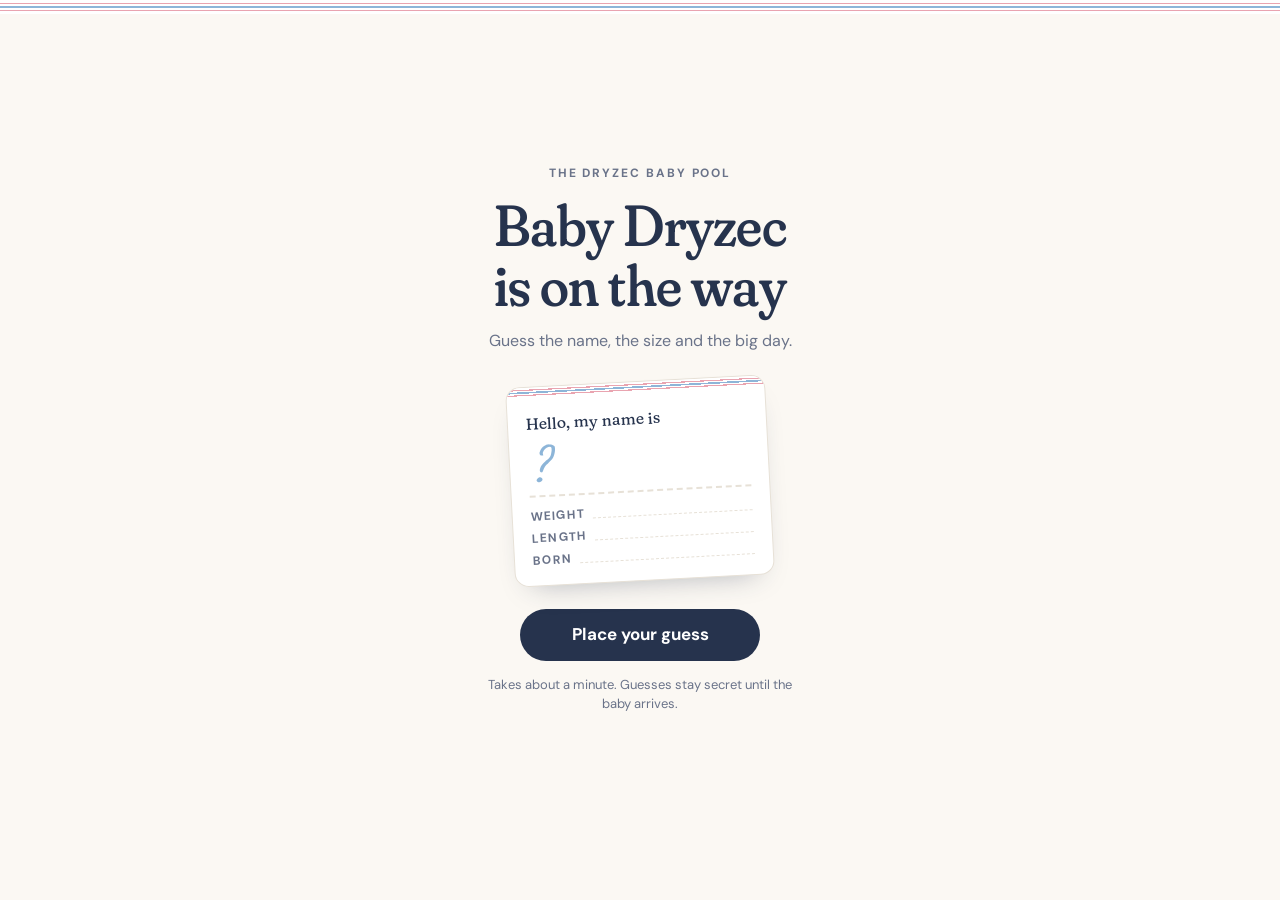
<file: index.html>
<!doctype html>
<html lang="en">
<head>
<meta charset="utf-8">
<meta name="viewport" content="width=device-width, initial-scale=1, viewport-fit=cover">
<meta name="theme-color" content="#fbf8f3">
<title>Dryzec Baby Pool</title>
<meta name="description" content="Guess Baby Dryzec's name, size and arrival.">
<link rel="icon" href="data:image/svg+xml,%3Csvg xmlns='http://www.w3.org/2000/svg' viewBox='0 0 32 32'%3E%3Crect width='32' height='32' rx='8' fill='%23fff'/%3E%3Crect y='9' width='32' height='4' fill='%23e9a4b0'/%3E%3Crect y='14' width='32' height='4' fill='%238db5d8'/%3E%3Crect y='19' width='32' height='4' fill='%23e9a4b0'/%3E%3C/svg%3E">
<link rel="preconnect" href="https://fonts.googleapis.com">
<link rel="preconnect" href="https://fonts.gstatic.com" crossorigin>
<link rel="stylesheet" href="https://fonts.googleapis.com/css2?family=Caveat:wght@600&family=DM+Sans:opsz,wght@9..40,400;9..40,600;9..40,700&family=Fraunces:opsz,wght,SOFT@9..144,500,100&display=swap">
<link rel="stylesheet" href="css/styles.css">
</head>
<body>
<div class="stripe" aria-hidden="true"></div>
<main class="wrap">
  <section class="landing" id="landing">
    <div class="eyebrow">The Dryzec Baby Pool</div>
    <h1>Baby Dryzec is on the way</h1>
    <p>Guess the name, the size and the big day.</p>
    <span class="due" id="due" hidden></span>
    <div class="tag" aria-hidden="true">
      <div class="stripe"></div>
      <div class="tag-body">
        <span class="tag-hello">Hello, my name is</span>
        <span class="tag-name">?</span>
        <span class="tag-row">Weight <i></i></span>
        <span class="tag-row">Length <i></i></span>
        <span class="tag-row">Born <i></i></span>
      </div>
    </div>
    <button class="btn" id="enter" type="button">Place your guess</button>
    <p class="fine">Takes about a minute. Guesses stay secret until the baby arrives.</p>
  </section>

  <header class="topbar" id="topbar" hidden>
    <a class="back" href="#">← Back</a>
    <span class="eyebrow">The Dryzec Baby Pool</span>
  </header>
  <p class="due-line" id="dueLine" hidden></p>

  <form class="card" id="guessForm" novalidate autocomplete="off" hidden>
    <div class="stripe" aria-hidden="true"></div>
    <div class="card-body">
      <div class="hello">
        <label class="label" for="babyName">Hello, my name is</label>
        <input class="hand-input" id="babyName" placeholder="Baby's name" autocapitalize="words" autocorrect="off" spellcheck="false">
      </div>

      <div class="field">
        <span class="lab" id="gLab">I'm a</span>
        <div class="seg" role="group" aria-labelledby="gLab">
          <button type="button" data-g="girl" aria-pressed="false"><span class="dot" style="background:var(--pink)"></span>Girl</button>
          <button type="button" data-g="boy" aria-pressed="false"><span class="dot" style="background:var(--blue)"></span>Boy</button>
        </div>
      </div>

      <div class="row">
        <div class="field"><label for="bDate">Birthday</label><input class="input" id="bDate" type="date"></div>
        <div class="field"><label for="bTime">Birth time</label><input class="input" id="bTime" type="time"></div>
      </div>

      <div class="row">
        <div class="field"><span class="lab" id="wLab">Weight</span>
          <div class="unit" role="group" aria-labelledby="wLab">
            <input class="input num" id="wLb" inputmode="numeric" pattern="[0-9]*" placeholder="7" aria-label="Pounds"><span>lb</span>
            <input class="input num" id="wOz" inputmode="numeric" pattern="[0-9]*" placeholder="6" aria-label="Ounces"><span>oz</span>
          </div>
        </div>
        <div class="field"><label for="len">Length</label>
          <div class="unit"><input class="input num" id="len" inputmode="decimal" placeholder="19.5"><span>in</span></div>
        </div>
      </div>

      <div class="field by"><label for="guesser">Guessed by</label><input class="input" id="guesser" placeholder="Your name" autocapitalize="words" autocomplete="name"></div>

      <p class="err" id="err" role="alert"></p>
      <button class="btn" id="submit" type="submit">Submit my guess</button>
      <p class="fine" id="fine">Guesses stay secret until the baby arrives.</p>
    </div>
  </form>

  <section class="thanks" id="thanks" hidden>
    <h2>Guess saved</h2>
    <p id="thanksText"></p>
    <p class="fine">Everyone's guesses stay secret until the baby arrives.</p>
    <button class="link" id="editBtn" type="button">Change my guess</button>
  </section>

</main>
<div class="toast" id="toast" hidden></div>

<script src="js/config.js"></script>
<script src="js/api.js"></script>
<script src="js/app.js"></script>
</body>
</html>
</file>
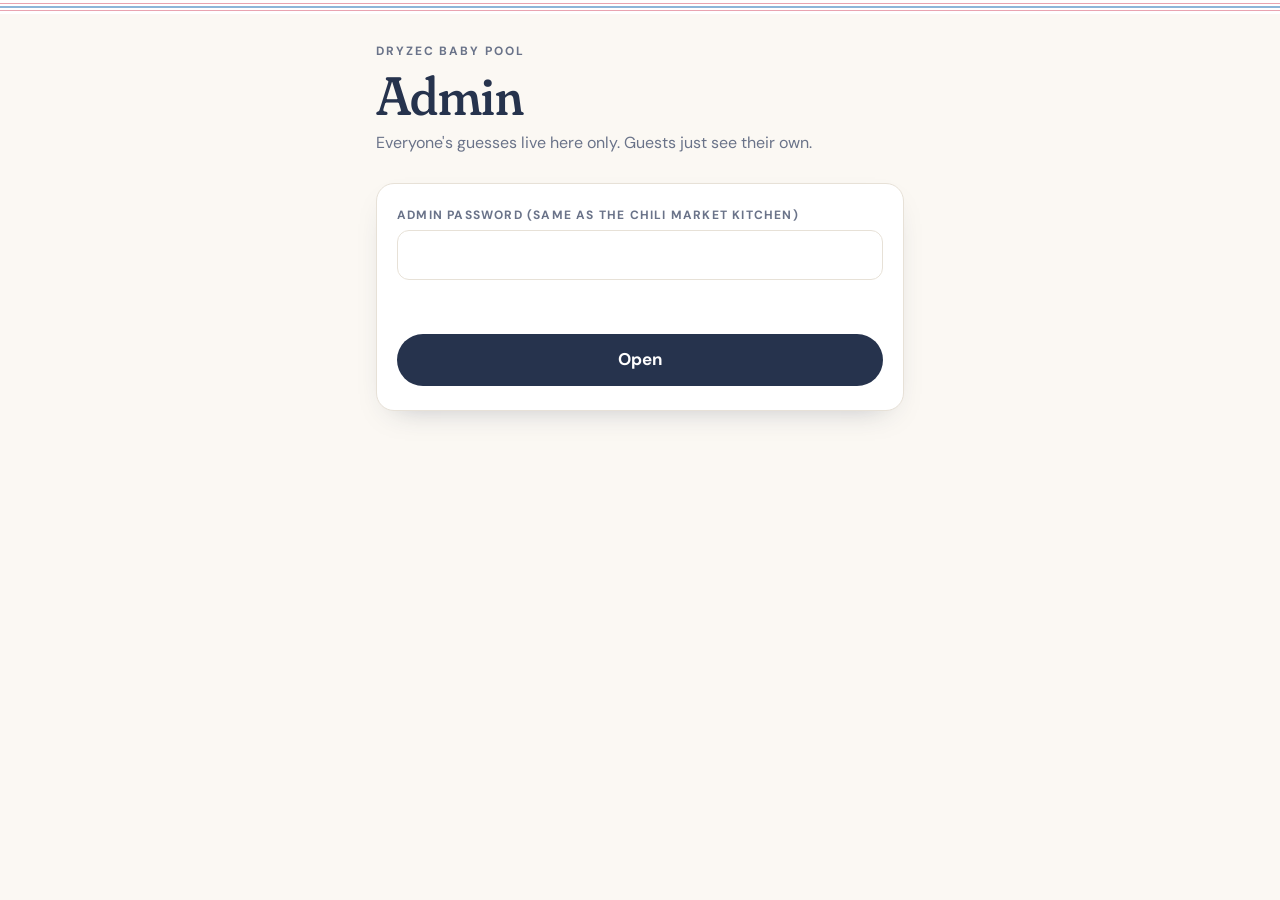
<file: admin.html>
<!doctype html>
<html lang="en">
<head>
<meta charset="utf-8">
<meta name="viewport" content="width=device-width, initial-scale=1, viewport-fit=cover">
<meta name="robots" content="noindex">
<title>Dryzec Baby Pool Admin</title>
<link rel="preconnect" href="https://fonts.googleapis.com">
<link rel="preconnect" href="https://fonts.gstatic.com" crossorigin>
<link rel="stylesheet" href="https://fonts.googleapis.com/css2?family=Caveat:wght@600&family=DM+Sans:opsz,wght@9..40,400;9..40,600;9..40,700&family=Fraunces:opsz,wght,SOFT@9..144,500,100&display=swap">
<link rel="stylesheet" href="css/styles.css">
</head>
<body>
<div class="stripe" aria-hidden="true"></div>
<main class="wrap">
  <header class="hero">
    <div class="eyebrow">Dryzec Baby Pool</div>
    <h1>Admin</h1>
    <p>Everyone's guesses live here only. Guests just see their own.</p>
  </header>
  <form class="card" id="gate">
    <div class="card-body">
      <div class="field"><label for="apw">Admin password (same as the Chili Market Kitchen)</label><input class="input" id="apw" type="password" autocomplete="current-password"></div>
      <p class="err" id="gErr" role="alert"></p>
      <button class="btn" type="submit">Open</button>
    </div>
  </form>
  <section id="panel" hidden style="display:grid;gap:14px">
    <div class="section-h"><h2>All guesses</h2><span id="count"></span></div>
    <div class="stats" id="stats"></div>
    <div class="btns"><button class="ghost" id="copy" type="button">Copy as spreadsheet rows</button><button class="ghost" id="reload" type="button">Refresh</button></div>
    <div class="admin-list" id="list"></div>
  </section>
</main>
<div class="toast" id="toast" hidden></div>
<script src="js/config.js"></script>
<script src="js/api.js"></script>
<script src="js/admin.js"></script>
</body>
</html>
</file>
<file: css/styles.css>
/* Dryzec Baby Pool
   Layout: one calm phone-width column. The guess form is a hospital bassinet card
   ("Hello, my name is…") edged with receiving-blanket stripes; everything else stays quiet.
   Deliberately a single light look. */
:root{
  --flannel:#fbf8f3; --card:#ffffff; --ink:#26334d; --mute:#6a7389; --line:#e7e1d7;
  --pink:#e9a4b0; --blue:#8db5d8; --pink-soft:#f9e6ea; --blue-soft:#e4eef8;
  --display:"Fraunces", Georgia, "Times New Roman", serif;
  --body:"DM Sans", system-ui, -apple-system, "Segoe UI", sans-serif;
  --hand:"Caveat", "Bradley Hand", "Segoe Print", cursive;
  --blanket: linear-gradient(180deg,
    #fff 0 18%, var(--pink) 18% 30%, #fff 30% 42%, var(--blue) 42% 58%, #fff 58% 70%, var(--pink) 70% 82%, #fff 82% 100%);
  color-scheme:light;
}
*{box-sizing:border-box;-webkit-tap-highlight-color:transparent}
[hidden]{display:none!important}
html{background:var(--flannel);-webkit-text-size-adjust:100%;padding-top:env(safe-area-inset-top,0px);padding-bottom:env(safe-area-inset-bottom,0px)}
body{margin:0;background:var(--flannel);color:var(--ink);font-family:var(--body);font-size:16px;line-height:1.5}
button,input,select{font:inherit;color:inherit}
button{cursor:pointer;touch-action:manipulation}
:focus-visible{outline:3px solid var(--blue);outline-offset:2px}
.num{font-variant-numeric:tabular-nums}

.stripe{height:14px;background:var(--blanket)}
.wrap{max-width:560px;margin:0 auto;padding-block:28px 64px;
  padding-left:max(16px,env(safe-area-inset-left,0px));padding-right:max(16px,env(safe-area-inset-right,0px));display:grid;gap:28px}

/* hero */
.hero{display:grid;gap:8px}
.eyebrow{font-size:12px;font-weight:700;letter-spacing:.16em;text-transform:uppercase;color:var(--mute)}
.hero h1{font-family:var(--display);font-weight:500;font-variation-settings:"SOFT" 100,"opsz" 96;font-size:clamp(38px,10vw,54px);line-height:1.02;margin:0;letter-spacing:-.01em;text-wrap:balance}
.hero p{margin:0;color:var(--mute);max-width:44ch}
.due{justify-self:start;font-size:13px;font-weight:700;background:var(--blue-soft);border-radius:999px;padding:3px 12px}

/* landing */
.landing{min-height:calc(100vh - 14px - 92px);min-height:calc(100dvh - 14px - 92px);display:grid;align-content:center;justify-items:center;text-align:center;gap:14px}
.landing h1{font-family:var(--display);font-weight:500;font-variation-settings:"SOFT" 100,"opsz" 96;font-size:clamp(40px,11vw,58px);line-height:1.02;margin:0;letter-spacing:-.01em;text-wrap:balance}
.landing > p{margin:0;color:var(--mute);max-width:34ch}
.landing .btn{min-width:240px;margin-top:6px}
.tag{width:min(260px,78vw);background:var(--card);border:1px solid var(--line);border-radius:14px;overflow:hidden;box-shadow:0 14px 30px -18px rgba(38,51,77,.4);transform:rotate(-3deg);margin:14px 0 8px;text-align:left}
.tag .stripe{height:10px}
.tag-body{padding:14px 18px 16px;display:grid;gap:4px}
.tag-hello{font-family:var(--display);font-variation-settings:"SOFT" 100;font-size:16px}
.tag-name{font-family:var(--hand);font-size:52px;line-height:1;color:var(--blue);border-bottom:2px dashed var(--line);padding-bottom:4px;margin-bottom:6px}
.tag-row{display:flex;align-items:flex-end;gap:8px;font-size:12px;font-weight:700;letter-spacing:.1em;text-transform:uppercase;color:var(--mute)}
.tag-row i{flex:1;border-bottom:1.5px dashed var(--line);height:1px;margin-bottom:4px}
.topbar{display:flex;justify-content:space-between;align-items:center;gap:12px}
.due-line{margin:-18px 0 0;font-family:var(--display);font-variation-settings:"SOFT" 100;font-size:22px;line-height:1.2;color:var(--mute)}
.due-line b{font-weight:500;color:var(--ink)}
.back{color:var(--ink);font-weight:700;text-decoration:none;min-height:44px;display:inline-flex;align-items:center}

/* bassinet card */
.card{background:var(--card);border:1px solid var(--line);border-radius:18px;overflow:hidden;box-shadow:0 12px 30px -18px rgba(38,51,77,.35)}
.card .stripe{height:12px}
.card-body{padding:22px 20px 24px;display:grid;gap:18px}
.hello{display:grid;gap:2px}
.hello .label{font-family:var(--display);font-variation-settings:"SOFT" 100;font-size:20px}
.hand-input{border:0;border-bottom:2px dashed var(--line);background:transparent;font-family:var(--hand);font-size:42px;line-height:1.1;padding:2px 2px 4px;width:100%;min-width:0;border-radius:0}
.hand-input::placeholder{color:#c3c7d1}
.hand-input:focus{outline:none;border-bottom-color:var(--blue)}
.field{display:grid;gap:6px;min-width:0}
.field > label,.field > .lab{font-size:12px;font-weight:700;letter-spacing:.1em;text-transform:uppercase;color:var(--mute)}
.input{width:100%;min-width:0;border:1.5px solid var(--line);border-radius:12px;background:#fff;padding:11px 12px;font-size:17px;min-height:48px}
.input:focus{border-color:var(--blue);outline:none;box-shadow:0 0 0 3px var(--blue-soft)}
.row{display:grid;grid-template-columns:1fr 1fr;gap:12px}
.unit{display:flex;align-items:center;gap:6px;min-width:0}
.unit .input{flex:1;width:0}
.unit span{color:var(--mute);font-size:14px;flex:none}
.seg{display:grid;grid-template-columns:1fr 1fr;gap:10px}
.seg button{border:1.5px solid var(--line);background:#fff;border-radius:999px;min-height:48px;font-weight:700}
.seg button[data-g="girl"][aria-pressed="true"]{background:var(--pink-soft);border-color:var(--pink)}
.seg button[data-g="boy"][aria-pressed="true"]{background:var(--blue-soft);border-color:var(--blue)}
.seg .dot{display:inline-block;width:10px;height:10px;border-radius:50%;margin-right:8px;vertical-align:0}
.by{border-top:1px solid var(--line);padding-top:16px}
.err{margin:0;color:#b33a4f;font-weight:600;font-size:14px;min-height:1.3em}
.btn{border:0;background:var(--ink);color:#fff;border-radius:999px;min-height:52px;font-weight:700;font-size:17px;padding:0 22px}
.btn:disabled{opacity:.6}
.fine{margin:0;font-size:13px;color:var(--mute);text-align:center}

/* thank you */
.thanks{display:grid;gap:6px;text-align:center;padding:6px 0}
.thanks h2{font-family:var(--display);font-variation-settings:"SOFT" 100;font-weight:500;font-size:30px;margin:0}
.thanks p{margin:0;color:var(--mute)}
.link{background:none;border:0;color:var(--ink);text-decoration:underline;font-weight:700;min-height:44px}

/* board */
.section-h{display:flex;justify-content:space-between;align-items:baseline;gap:12px}
.section-h h2{font-family:var(--display);font-variation-settings:"SOFT" 100;font-weight:500;font-size:28px;margin:0}
.section-h span{color:var(--mute);font-size:14px}
.stats{display:grid;grid-template-columns:1fr 1fr;gap:10px}
.stat{background:var(--card);border:1px solid var(--line);border-radius:14px;padding:12px 14px;display:grid;gap:2px;min-width:0}
.stat small{font-size:11px;font-weight:700;letter-spacing:.1em;text-transform:uppercase;color:var(--mute)}
.stat b{font-family:var(--display);font-variation-settings:"SOFT" 100;font-weight:500;font-size:24px;line-height:1.15}
.stat.wide{grid-column:1 / -1}
.split{display:flex;height:10px;border-radius:999px;overflow:hidden;background:var(--line);margin-top:6px}
.split i{display:block;height:100%}
.split-legend{display:flex;justify-content:space-between;font-size:14px;font-weight:600}
.names{display:flex;flex-wrap:wrap;gap:6px 14px;font-family:var(--hand);font-size:26px;line-height:1.2}
.names em{font-style:normal;font-family:var(--body);font-size:13px;color:var(--mute)}
.guesses{display:grid;gap:10px}
.g{background:var(--card);border:1px solid var(--line);border-radius:14px;padding:12px 14px 12px 16px;display:grid;grid-template-columns:1fr auto;gap:2px 12px;position:relative;overflow:hidden}
.g::before{content:"";position:absolute;inset:0 auto 0 0;width:5px}
.g.girl::before{background:var(--pink)} .g.boy::before{background:var(--blue)}
.g .n{font-family:var(--hand);font-size:30px;line-height:1.1;min-width:0;overflow-wrap:anywhere}
.g .who{font-size:13px;color:var(--mute);text-align:right;align-self:center}
.g .facts{grid-column:1 / -1;font-size:14px;color:var(--ink)}
.g.mine{border-color:var(--ink)}
.empty{color:var(--mute);text-align:center;padding:20px;border:1.5px dashed var(--line);border-radius:14px}

/* admin */
.admin-list{display:grid;gap:8px}
.arow{display:flex;justify-content:space-between;align-items:center;gap:10px;background:var(--card);border:1px solid var(--line);border-radius:12px;padding:10px 12px}
.arow div{min-width:0}
.arow small{display:block;color:var(--mute)}
.del{border:1.5px solid #e2b4bd;background:#fff;color:#b33a4f;border-radius:999px;min-height:40px;padding:0 14px;font-weight:700;flex:none}
.del.armed{background:#b33a4f;color:#fff}
.btns{display:flex;flex-wrap:wrap;gap:10px}
.ghost{border:1.5px solid var(--line);background:#fff;border-radius:999px;min-height:44px;padding:0 16px;font-weight:700}

.toast{position:fixed;left:50%;bottom:calc(20px + env(safe-area-inset-bottom,0px));transform:translateX(-50%);background:var(--ink);color:#fff;border-radius:999px;padding:10px 18px;font-weight:600;z-index:10;max-width:calc(100vw - 32px);text-align:center}

@media (prefers-reduced-motion:no-preference){
  .card,.thanks,.board-in{animation:rise .5s ease-out both}
  @keyframes rise{from{opacity:.001;transform:translateY(8px)}to{opacity:1;transform:none}}
}
</file>
